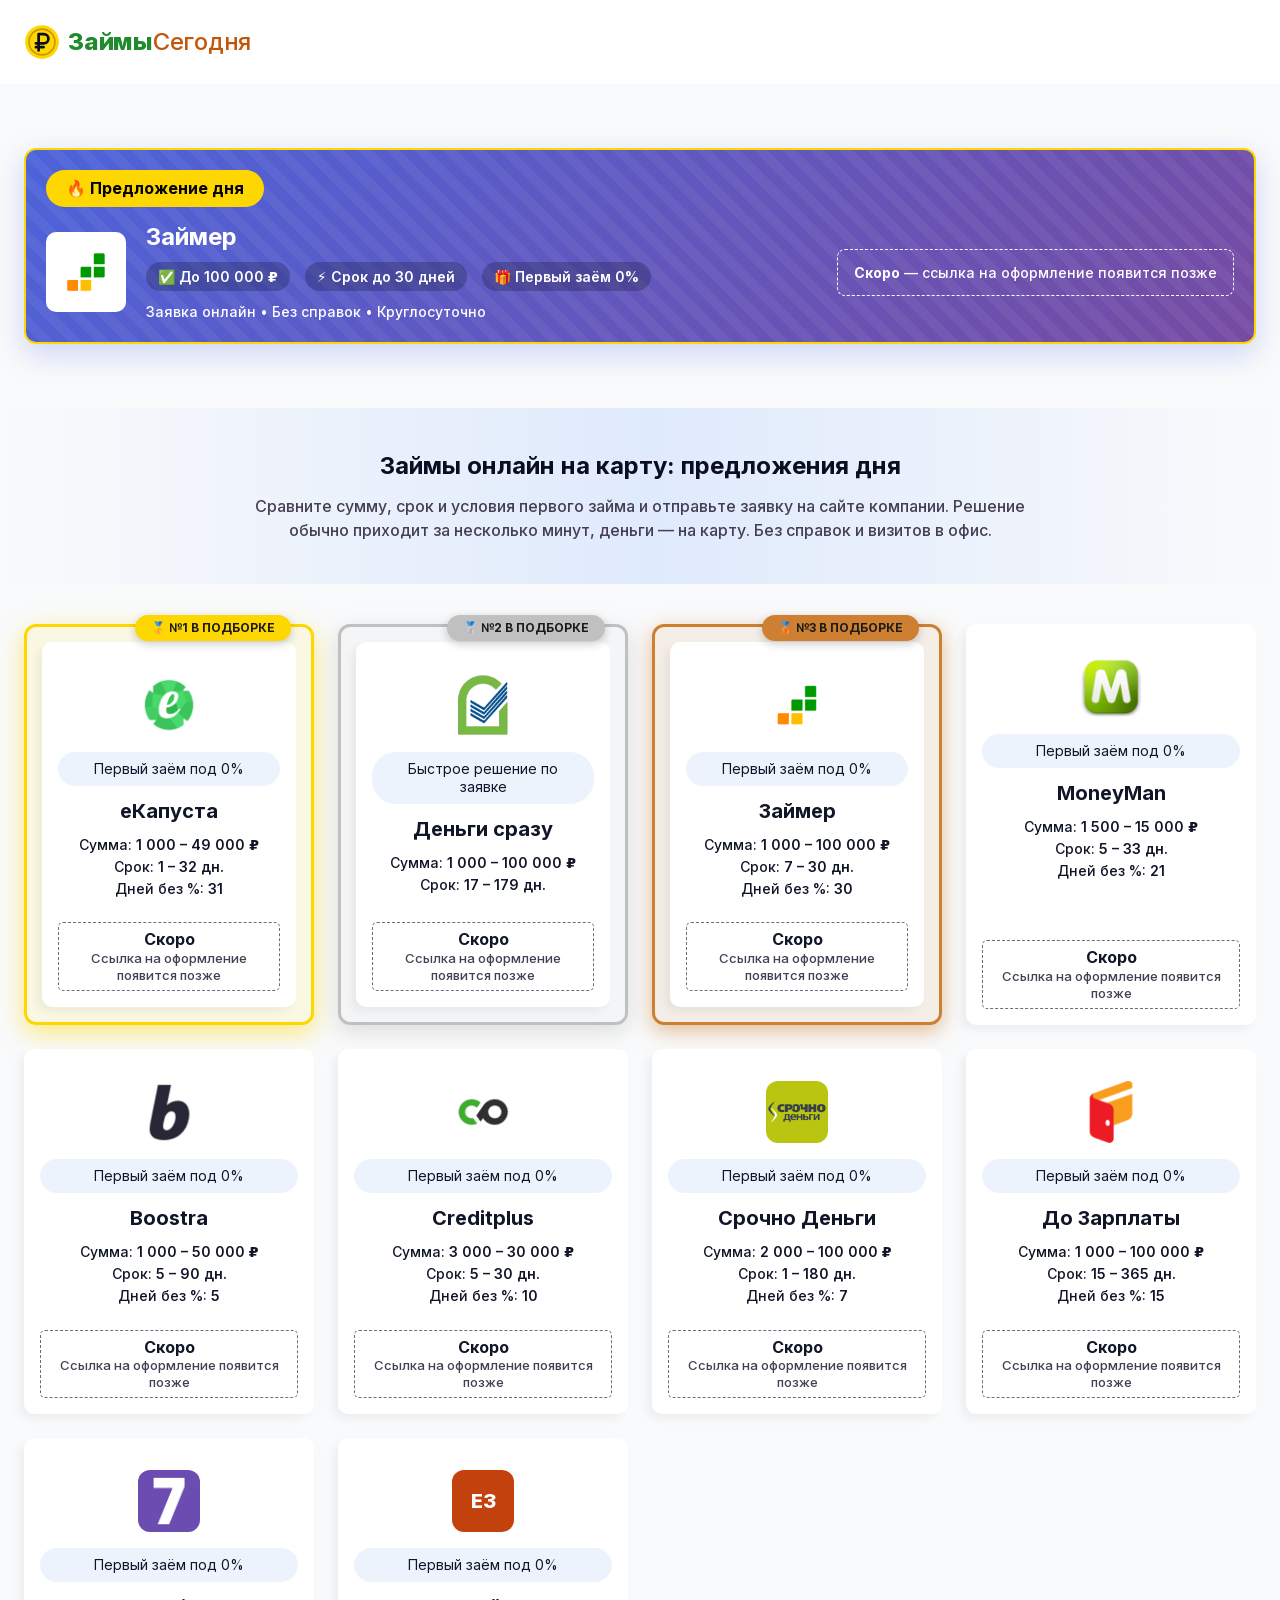
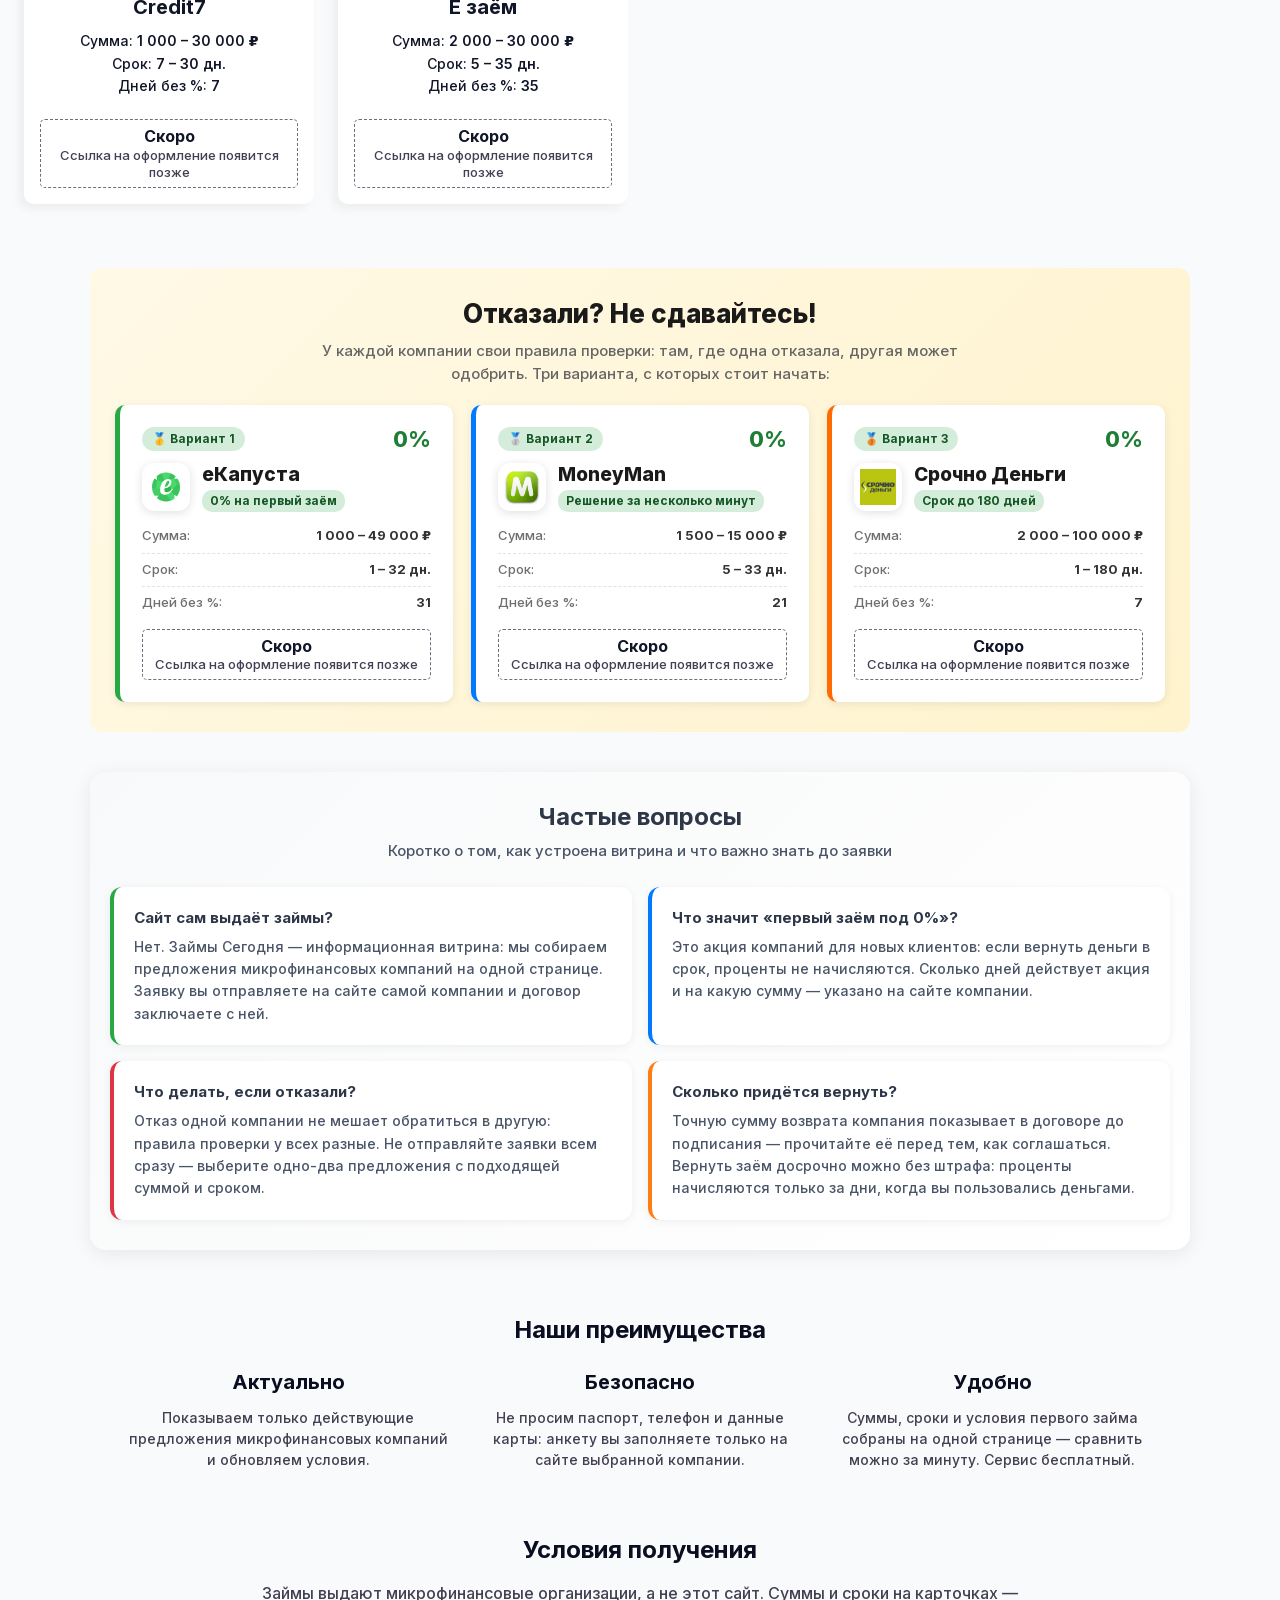
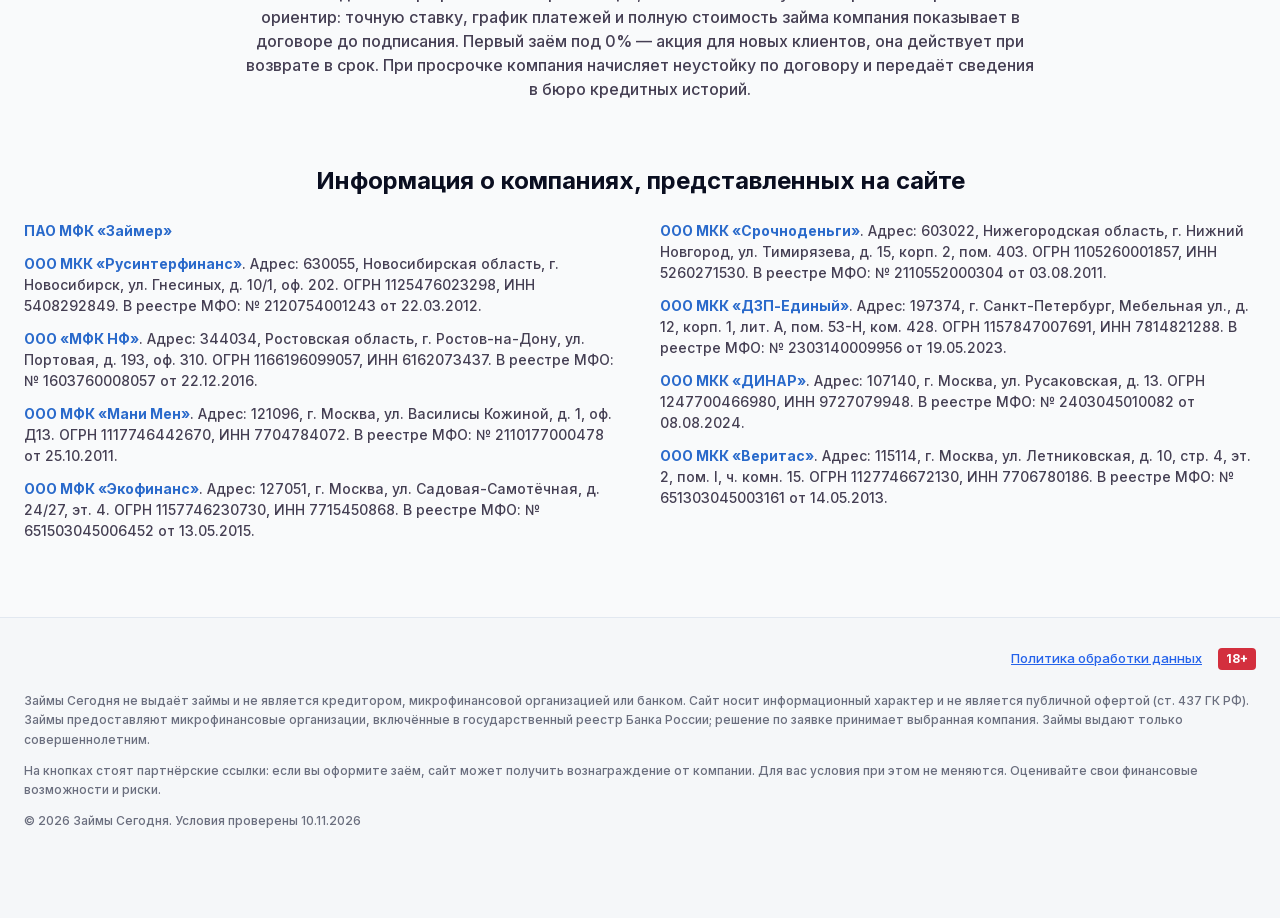
<file: index.html>
<!DOCTYPE html>
<html lang="ru">
<head>
<meta charset="utf-8">
<meta name="robots" content="noindex, nofollow">
<meta name="viewport" content="width=device-width, initial-scale=1">
<title>Займы Сегодня — займы онлайн на карту</title>
<meta name="description" content="Займы Сегодня — витрина микрозаймов: предложения микрофинансовых компаний на одной странице. Сравните сумму, срок и условия первого займа и отправьте заявку на сайте компании.">
<meta name="theme-color" content="#FFFFFF">
<link rel="icon" href="favicon.svg" type="image/svg+xml">
<link rel="preload" href="fonts/inter-cyr.woff2" as="font" type="font/woff2" crossorigin>
<link rel="stylesheet" href="css/style.css?v=20261111011802">
<meta property="og:type" content="website">
<meta property="og:title" content="Займы Сегодня — займы онлайн на карту">
<meta property="og:description" content="Предложения микрофинансовых компаний на одной странице: сумма, срок, условия первого займа.">
<meta property="og:image" content="https://daviddavidso.github.io/zaymy/img/og.jpg">
<meta name="twitter:card" content="summary_large_image">
</head>
<body>

<a class="skip" href="#main">Перейти к предложениям</a>

<header class="head">
  <!-- Видна только в превью (localhost, github.io): на боевом сайте полоски нет. -->
  <p class="demo" id="demo-note" tabindex="-1" hidden>Демо-версия: кнопки «Получить деньги» заработают, когда в панели управления появятся партнёрские ссылки.</p>
  <div class="wrap head__in">
    <a class="brand" id="logo" href="index.html" aria-label="Займы Сегодня — на главную">
      <svg class="brand__mark" viewBox="0 0 32 32" aria-hidden="true" focusable="false"><circle cx="16" cy="16" r="15" fill="#FFD700"/><circle cx="16" cy="16" r="11.5" fill="none" stroke="#C99700" stroke-width="1.5"/><path d="M13 23.5V9h4.6a4.1 4.1 0 0 1 0 8.2H10.6M10.6 20.6h6.8" fill="none" stroke="#0A0E20" stroke-width="2.4" stroke-linecap="round" stroke-linejoin="round"/></svg>
      <span class="brand__word" data-brand-mark><span class="brand__a">Займы</span><span class="brand__b">Сегодня</span></span>
    </a>
  </div>
</header>

<main id="main" tabindex="-1">
  <div class="wrap">

    <noscript><p class="noscript">Предложения на этой странице показывает скрипт. Включите JavaScript в настройках браузера и обновите страницу.</p></noscript>

    <!-- ═══ предложение дня: рисует js/app.js из раздела deal ═══ -->
    <section class="deal" id="deal" aria-labelledby="deal-badge deal-name" hidden></section>

  </div>

  <!-- ═══ каталог: полоса заголовка — во всю ширину окна, как у референса ═══ -->
  <section id="offers" aria-labelledby="offers-title">
    <div class="band">
      <h1 class="band__title" id="offers-title" data-main-title>Займы онлайн на карту: предложения дня</h1>
      <p class="band__text" data-main-lead>Сравните сумму, срок и условия первого займа и отправьте заявку на сайте компании. Решение обычно приходит за несколько минут, деньги — на карту. Без справок и визитов в офис.</p>
    </div>
    <div class="wrap">
      <ul class="cards" id="cards" role="list"></ul>
      <p class="empty" id="cards-empty" hidden>Предложения скоро появятся.</p>
    </div>
  </section>

  <!-- Дополнительные разделы из панели, если клиент их заведёт. -->
  <div id="more"></div>

  <div class="wrap">

    <!-- ═══ если отказали: рисует js/app.js из раздела retry ═══ -->
    <section class="retry" id="retry" aria-labelledby="retry-title" hidden>
      <h2 class="retry__title" id="retry-title">Отказали? Не сдавайтесь!</h2>
      <p class="retry__lead" id="retry-lead"></p>
      <ul class="retry__list" id="retry-list" role="list"></ul>
    </section>

    <!-- ═══ вопросы ═══ -->
    <section class="faq">
      <h2 class="faq__title">Частые вопросы</h2>
      <p class="faq__lead">Коротко о том, как устроена витрина и что важно знать до заявки</p>
      <ul class="faq__list" role="list">
        <li class="faq__item">
          <h3 class="faq__q">Сайт сам выдаёт займы?</h3>
          <p class="faq__a">Нет. <span data-brand>Займы Сегодня</span> — информационная витрина: мы собираем предложения микрофинансовых компаний на одной странице. Заявку вы отправляете на сайте самой компании и договор заключаете с ней.</p>
        </li>
        <li class="faq__item">
          <h3 class="faq__q">Что значит «первый заём под 0%»?</h3>
          <p class="faq__a">Это акция компаний для новых клиентов: если вернуть деньги в срок, проценты не начисляются. Сколько дней действует акция и на какую сумму — указано на сайте компании.</p>
        </li>
        <li class="faq__item">
          <h3 class="faq__q">Что делать, если отказали?</h3>
          <p class="faq__a">Отказ одной компании не мешает обратиться в другую: правила проверки у всех разные. Не отправляйте заявки всем сразу — выберите одно-два предложения с подходящей суммой и сроком.</p>
        </li>
        <li class="faq__item">
          <h3 class="faq__q">Сколько придётся вернуть?</h3>
          <p class="faq__a">Точную сумму возврата компания показывает в договоре до подписания — прочитайте её перед тем, как соглашаться. Вернуть заём досрочно можно без штрафа: проценты начисляются только за дни, когда вы пользовались деньгами.</p>
        </li>
      </ul>
    </section>

    <!-- ═══ преимущества ═══ -->
    <section class="adv">
      <h2 class="h2">Наши преимущества</h2>
      <ul class="adv__list" role="list">
        <li>
          <h3 class="adv__name">Актуально</h3>
          <p class="adv__text">Показываем только действующие предложения микрофинансовых компаний и обновляем условия.</p>
        </li>
        <li>
          <h3 class="adv__name">Безопасно</h3>
          <p class="adv__text">Не просим паспорт, телефон и данные карты: анкету вы заполняете только на сайте выбранной компании.</p>
        </li>
        <li>
          <h3 class="adv__name">Удобно</h3>
          <p class="adv__text">Суммы, сроки и условия первого займа собраны на одной странице — сравнить можно за минуту. Сервис бесплатный.</p>
        </li>
      </ul>
    </section>

    <!-- ═══ условия ═══ -->
    <section class="terms" id="terms">
      <h2 class="h2">Условия получения</h2>
      <p class="terms__text" data-terms>Займы выдают микрофинансовые организации, а не этот сайт. Суммы и сроки на карточках — ориентир: точную ставку, график платежей и полную стоимость займа компания показывает в договоре до подписания.</p>
    </section>

    <!-- ═══ компании: собирает js/app.js из поля «реквизиты» карточек ═══ -->
    <section class="legal" id="companies" hidden>
      <h2 class="h2">Информация о компаниях, представленных на сайте</h2>
      <ul class="legal__list" id="legal-list" role="list"></ul>
    </section>

  </div>
</main>

<footer class="foot">
  <div class="wrap">
    <div class="foot__top">
      <div>
        <p class="foot__name" data-owner hidden></p>
        <p data-email-box hidden><a data-email href="#"></a></p>
      </div>
      <p class="foot__links">
        <a href="privacy.html">Политика обработки данных</a>
        <span class="age">18+</span>
      </p>
    </div>
    <p class="foot__legal"><span data-brand>Займы Сегодня</span> не выдаёт займы и не является кредитором, микрофинансовой организацией или банком. Сайт носит информационный характер и не является публичной офертой (ст. 437 ГК РФ). Займы предоставляют микрофинансовые организации, включённые в государственный реестр Банка России; решение по заявке принимает выбранная компания. Займы выдают только совершеннолетним.</p>
    <p class="foot__legal">На кнопках стоят партнёрские ссылки: если вы оформите заём, сайт может получить вознаграждение от компании. Для вас условия при этом не меняются. Оценивайте свои финансовые возможности и риски.</p>
    <p class="foot__copy">© <span id="year">2026</span> <span data-brand>Займы Сегодня</span><span data-updated-box hidden>. Условия проверены <span data-updated></span></span></p>
  </div>
</footer>

<button class="to-top" id="to-top" type="button" aria-label="Наверх" hidden>
  <svg viewBox="0 0 24 24" aria-hidden="true" focusable="false"><path d="M12 19V5M5 12l7-7 7 7"/></svg>
</button>

<script>if(typeof OFFERS==="undefined"){document.write('<script src="data.js?t='+Date.now()+'"><\/script>');}</script>
<script src="js/app.js?v=20261111011802"></script>
</body>
</html>
</file>
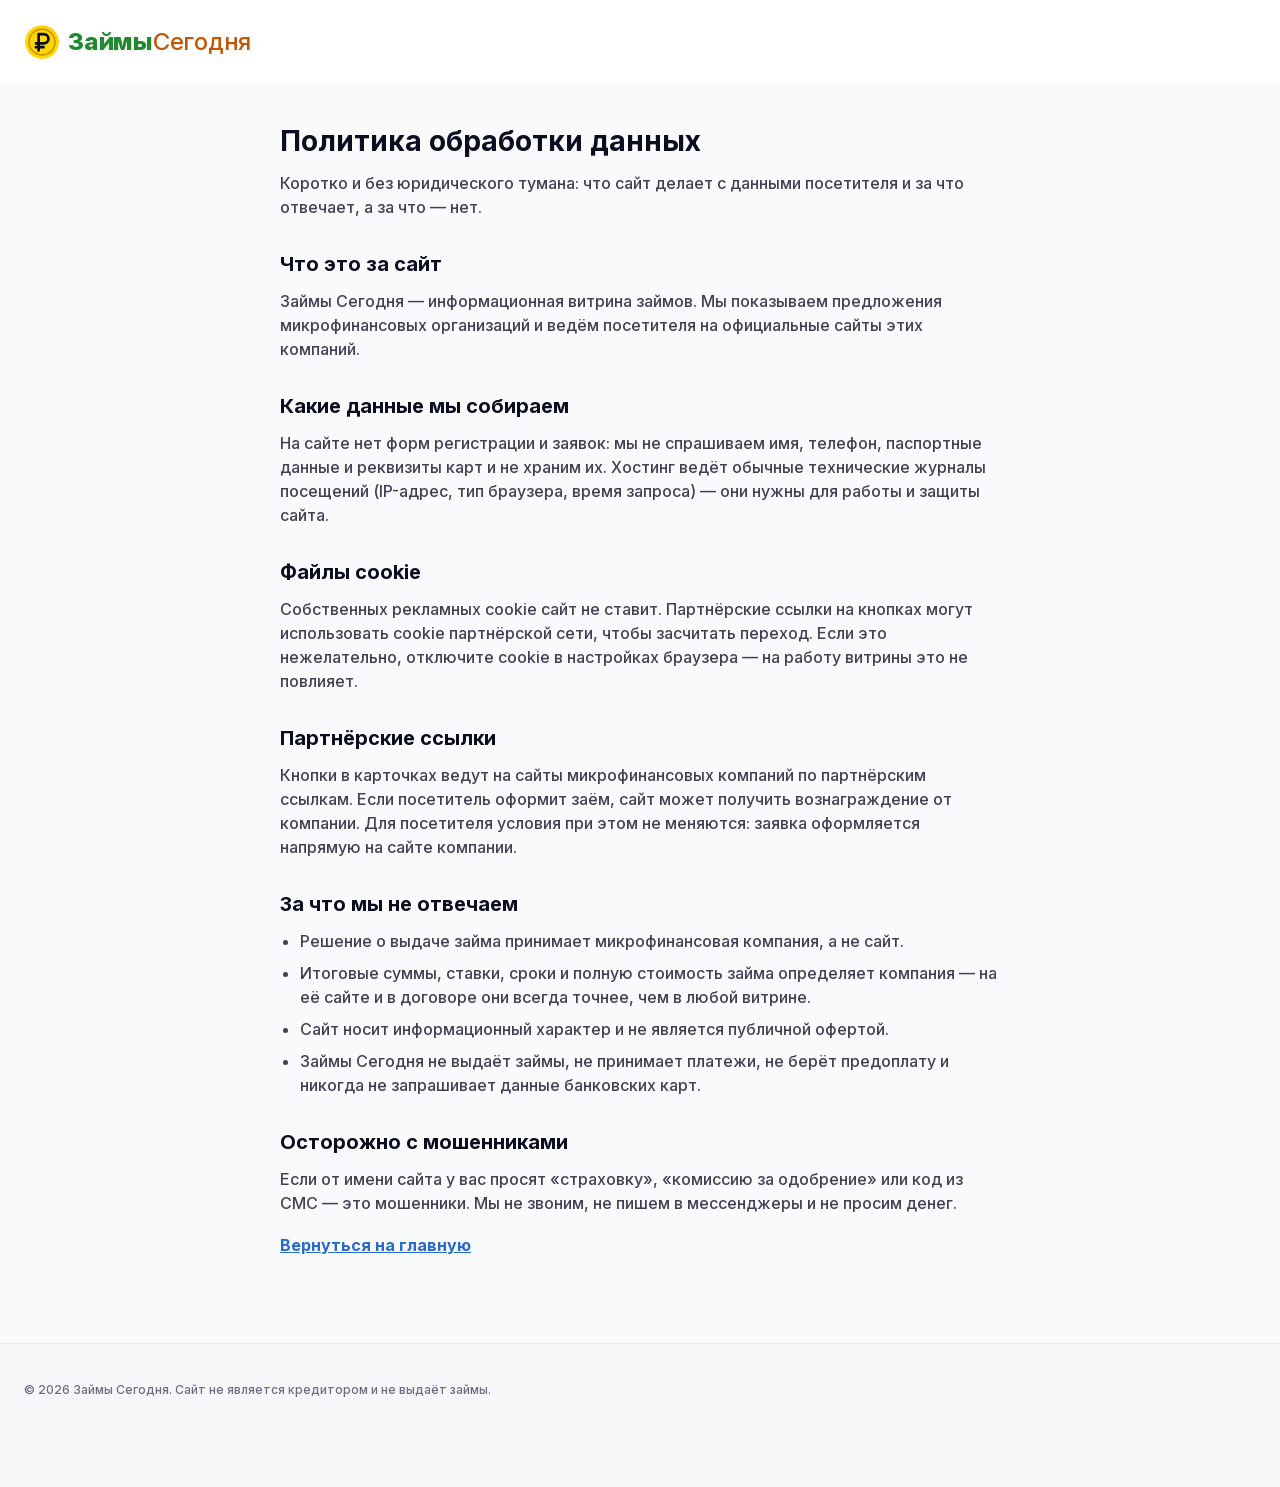
<file: privacy.html>
<!DOCTYPE html>
<html lang="ru">
<head>
<meta charset="utf-8">
<meta name="robots" content="noindex, nofollow">
<meta name="viewport" content="width=device-width, initial-scale=1">
<title>Политика обработки данных — Займы Сегодня</title>
<meta name="description" content="Как сайт работает с данными посетителей: файлы cookie, партнёрские ссылки, отказ от ответственности.">
<meta name="theme-color" content="#FFFFFF">
<link rel="icon" href="favicon.svg" type="image/svg+xml">
<link rel="stylesheet" href="css/style.css?v=20261111011802">
</head>
<body>

<a class="skip" href="#main">К содержимому</a>

<header class="head">
  <div class="wrap head__in">
    <a class="brand" id="logo" href="index.html" aria-label="Займы Сегодня — на главную">
      <svg class="brand__mark" viewBox="0 0 32 32" aria-hidden="true" focusable="false"><circle cx="16" cy="16" r="15" fill="#FFD700"/><circle cx="16" cy="16" r="11.5" fill="none" stroke="#C99700" stroke-width="1.5"/><path d="M13 23.5V9h4.6a4.1 4.1 0 0 1 0 8.2H10.6M10.6 20.6h6.8" fill="none" stroke="#0A0E20" stroke-width="2.4" stroke-linecap="round" stroke-linejoin="round"/></svg>
      <span class="brand__word" data-brand-mark><span class="brand__a">Займы</span><span class="brand__b">Сегодня</span></span>
    </a>
  </div>
</header>

<main id="main" tabindex="-1" class="doc">
  <div class="wrap doc__in">
    <h1>Политика обработки данных</h1>
    <p>Коротко и без юридического тумана: что сайт делает с данными посетителя и за что отвечает, а за что — нет.</p>

    <h2>Что это за сайт</h2>
    <p><span data-brand>Займы Сегодня</span> — информационная витрина займов. Мы показываем предложения микрофинансовых организаций и ведём посетителя на официальные сайты этих компаний.</p>

    <h2>Какие данные мы собираем</h2>
    <p>На сайте нет форм регистрации и заявок: мы не спрашиваем имя, телефон, паспортные данные и реквизиты карт и не храним их. Хостинг ведёт обычные технические журналы посещений (IP-адрес, тип браузера, время запроса) — они нужны для работы и защиты сайта.</p>

    <h2>Файлы cookie</h2>
    <p>Собственных рекламных cookie сайт не ставит. Партнёрские ссылки на кнопках могут использовать cookie партнёрской сети, чтобы засчитать переход. Если это нежелательно, отключите cookie в настройках браузера — на работу витрины это не повлияет.</p>

    <h2>Партнёрские ссылки</h2>
    <p>Кнопки в карточках ведут на сайты микрофинансовых компаний по партнёрским ссылкам. Если посетитель оформит заём, сайт может получить вознаграждение от компании. Для посетителя условия при этом не меняются: заявка оформляется напрямую на сайте компании.</p>

    <h2>За что мы не отвечаем</h2>
    <ul>
      <li>Решение о выдаче займа принимает микрофинансовая компания, а не сайт.</li>
      <li>Итоговые суммы, ставки, сроки и полную стоимость займа определяет компания — на её сайте и в договоре они всегда точнее, чем в любой витрине.</li>
      <li>Сайт носит информационный характер и не является публичной офертой.</li>
      <li><span data-brand>Займы Сегодня</span> не выдаёт займы, не принимает платежи, не берёт предоплату и никогда не запрашивает данные банковских карт.</li>
    </ul>

    <h2>Осторожно с мошенниками</h2>
    <p>Если от имени сайта у вас просят «страховку», «комиссию за одобрение» или код из СМС — это мошенники. Мы не звоним, не пишем в мессенджеры и не просим денег.</p>

    <p class="doc__back"><a href="index.html">Вернуться на главную</a></p>
  </div>
</main>

<footer class="foot">
  <div class="wrap">
    <p class="foot__copy">© <span id="year">2026</span> <span data-brand>Займы Сегодня</span>. Сайт не является кредитором и не выдаёт займы.</p>
  </div>
</footer>

<script>if(typeof OFFERS==="undefined"){document.write('<script src="data.js?t='+Date.now()+'"><\/script>');}</script>
<script src="js/app.js?v=20261111011802"></script>
</body>
</html>
</file>
<file: css/style.css>
/* ═══════════════════════════════════════════════════════════════════════
   ВИТРИНА «ЗАЙМЫ СЕГОДНЯ».

   Внешний вид снят с референса клиента (zaymmgnovenno.credilead.ru):
   светлая страница, фиолетовый баннер «Предложение дня» в золотой рамке,
   белые карточки с синей кнопкой, первые три — золото/серебро/бронза,
   жёлтый блок «Отказали?».

   Что изменено против референса ради контраста (WCAG 2.2 AA, 4,5:1):
     баннер       #667EEA→#764BA2  стал  #4C63DA→#764BA2, чипы — тёмное стекло
                  (белый на полосе 4,65–5,69; на чипе от 6,79);
     медали       белая подпись на золоте давала 1,4:1 — стала #1A1A1A (5,5–12,4);
     кнопки блока «Отказали?»  зелёная #1E8236→#128262 (4,88/4,78),
                  синяя #006FE6→#0056B3 (4,75/7,04), оранжевая #CF3F00→#AD6000 (4,81/4,72);
     подписи      #888888 → #6F6F6F (5,02); названия компаний #649BE9 → #2A6ACB (5,00);
     зелёные «0%» и кнопка «Наверх»  #28A745 → #1E7E34 (5,14).
   Остальные пары референса проходят как есть: текст #453F53 на #F9FAFB — 9,62,
   белый на синей кнопке #3662E3 — 5,23, чёрный на золоте #FFD700 — 14,97.

   Движение: «пульс» плашки — два повтора (4 с) и стоп; полосы баннера
   неподвижны; при «меньше движения» анимаций и плавной прокрутки нет.
   ═══════════════════════════════════════════════════════════════════════ */

@font-face { font-family: 'Inter'; font-style: normal; font-weight: 400 900; font-display: swap;
  src: url(../fonts/inter-cyr.woff2) format('woff2'); unicode-range: U+0301, U+0400-045F, U+0490-0491, U+04B0-04B1, U+2116; }
@font-face { font-family: 'Inter'; font-style: normal; font-weight: 400 900; font-display: swap;
  src: url(../fonts/inter-lat.woff2) format('woff2'); unicode-range: U+0000-00FF, U+0131, U+0152-0153, U+02BB-02BC, U+02C6, U+02DA, U+02DC, U+0304, U+0308, U+0329, U+2000-206F, U+20AC, U+2122, U+2191, U+2193, U+2212, U+2215, U+FEFF, U+FFFD; }

:root {
  --bg:         #F9FAFB;
  --ink:        #453F53;
  --title:      #0A0E20;
  --card:       #FFFFFF;
  --card-ink:   #111528;
  --pill:       #EDF3FD;
  --blue:       #3662E3;
  --blue-hover: #0038DC;
  --gold:       #FFD700;
  --silver:     #C0C0C0;
  --bronze:     #CD7F32;
  --green:      #1E7E34;
  --muted:      #6F6F6F;
  --link:       #2A6ACB;
  --foot-bg:    #F5F7F9;
  --foot-ink:   #4D5163;
  --foot-small: #6A6E7E;
  --radius:     10px;
  --shadow:     -5px 5px 10px rgba(0, 0, 0, .05);
}

*, *::before, *::after { box-sizing: border-box; }
html { -webkit-text-size-adjust: 100%; }
@media (prefers-reduced-motion: no-preference) { html { scroll-behavior: smooth; } }

body {
  margin: 0;
  background: var(--bg);
  color: var(--ink);
  font-family: 'Inter', system-ui, -apple-system, 'Segoe UI', Roboto, Arial, sans-serif;
  font-size: 1rem; font-weight: 500; line-height: 1.5;
  -webkit-font-smoothing: antialiased;
}
h1, h2, h3, p, ul, dl, dd { margin: 0; }
ul { padding: 0; list-style: none; }
img, svg { max-width: 100%; display: block; }
a { color: var(--link); }
/* Свой display у блока не должен перебивать атрибут hidden. */
[hidden] { display: none !important; }

.vh {
  position: absolute; width: 1px; height: 1px; margin: -1px; padding: 0; border: 0;
  overflow: hidden; clip: rect(0 0 0 0); clip-path: inset(50%); white-space: nowrap;
}

/* Кольцо фокуса: тёмное между двух белых — видно и на фиолетовом баннере,
   и на жёлтом блоке, и у синей кнопки. */
:focus-visible {
  outline: 3px solid #0A0E20; outline-offset: 2px;
  box-shadow: 0 0 0 7px #FFFFFF;
}
main:focus { outline: none; box-shadow: none; }

.skip {
  position: absolute; left: .5rem; top: -5rem; z-index: 100;
  padding: .75rem 1rem; border-radius: 8px;
  background: #0A0E20; color: #FFFFFF; font-weight: 700; text-decoration: none;
}
.skip:focus { top: .5rem; }

/* Колонка страницы — те же ширины, что у референса. */
.wrap { width: 100%; max-width: 26.25rem; margin-inline: auto; padding-inline: 1rem; }
@media (min-width: 640px)  { .wrap { max-width: 38rem; padding-inline: 0; } }
@media (min-width: 1280px) { .wrap { max-width: 77rem; } }
@media (min-width: 1366px) { .wrap { max-width: 99.625rem; padding-inline: 1.5rem; } }

/* ── шапка ─────────────────────────────────────────────────────────── */

.head { background: #FFFFFF; }
.head__in { display: flex; justify-content: center; align-items: center; padding-block: 1.25rem; }
@media (min-width: 640px) { .head__in { justify-content: flex-start; } }

.brand {
  display: inline-flex; align-items: center; gap: .5rem;
  min-height: 2.75rem; border-radius: 8px;
  text-decoration: none;
}
.brand__mark { flex: none; width: 2.25rem; height: 2.25rem; }
.brand__word { font-size: 1.5rem; line-height: 1.2; letter-spacing: -.01em; overflow-wrap: anywhere; }
.brand__a { font-weight: 800; color: #1F8A2E; }   /* 4,44:1 — крупный текст и логотип */
.brand__b { font-weight: 500; color: #C2570A; }   /* 4,50:1 */

/* Полоска «это демо»: видна только в превью, см. js/app.js. */
.demo {
  padding: .5rem 1rem;
  background: #0A0E20; color: #FFFFFF;
  font-size: .8125rem; text-align: center;
}
.demo:focus { outline: 3px solid var(--gold); outline-offset: -3px; box-shadow: none; }

.noscript { margin: 1.5rem auto; padding: 1rem; border: 2px solid #0A0E20; border-radius: 8px; text-align: center; }

/* ── «Предложение дня» ─────────────────────────────────────────────── */

.deal {
  position: relative; overflow: hidden;
  margin-top: 2.5rem; padding: 1.25rem;
  border: 2px solid var(--gold); border-radius: 12px;
  background: linear-gradient(135deg, #4C63DA 0%, #764BA2 100%);
  box-shadow: 0 10px 30px rgba(102, 126, 234, .3);
  color: #FFFFFF;
}
@media (min-width: 640px) { .deal { margin-top: 4rem; } }
/* Диагональные полосы стоят на месте: в референсе они ползут бесконечно. */
.deal::before {
  content: ""; position: absolute; inset: 0; pointer-events: none;
  background: repeating-linear-gradient(45deg, transparent, transparent 10px,
              rgba(255, 255, 255, .05) 10px, rgba(255, 255, 255, .05) 20px);
}
.deal > * { position: relative; }

.deal__badge {
  display: inline-block; margin-bottom: .9375rem; padding: .5rem 1.25rem;
  border-radius: 20px; background: var(--gold); color: #000000;
  font-size: 1rem; font-weight: 700; line-height: 1.3;
}
.deal__content { display: flex; flex-wrap: wrap; align-items: center; gap: 1.25rem; }
.deal__logo {
  flex: none; display: grid; place-items: center;
  width: 5rem; height: 5rem; padding: .625rem;
  border-radius: 10px; background: #FFFFFF;
  font-size: 1.5rem; font-weight: 800; line-height: 1;
}
.deal__logo img { width: 100%; height: 100%; object-fit: contain; }
.deal__info { flex: 1; min-width: min(100%, 12.5rem); }
.deal__title { margin-bottom: .625rem; font-size: 1.5rem; font-weight: 700; line-height: 1.25; overflow-wrap: anywhere; }
.deal__chips { display: flex; flex-wrap: wrap; gap: .5rem .9375rem; margin-bottom: .625rem; }
.deal__chips li {
  padding: .3125rem .75rem; border-radius: 15px;
  background: rgba(10, 14, 32, .25);
  font-size: .875rem; font-weight: 600; line-height: 1.4;
}
.deal__text { font-size: .875rem; }
.deal__cta { flex: none; text-align: center; }
.deal__btn {
  display: inline-flex; align-items: center; justify-content: center;
  min-height: 3.25rem; padding: .875rem 1.875rem;
  border: 2px solid transparent; border-radius: 8px;
  background: var(--gold); color: #000000;
  font-size: 1rem; font-weight: 700; line-height: 1.3; text-decoration: none;
  box-shadow: 0 4px 15px rgba(0, 0, 0, .2);
  transition: background-color .3s, box-shadow .3s, transform .3s;
}
.deal__btn:hover { background: #FFED4E; box-shadow: 0 6px 20px rgba(0, 0, 0, .3); }
.deal__hint { margin-top: .5rem; font-size: .75rem; }
.deal__soon { padding: .75rem 1rem; border: 1px dashed #FFFFFF; border-radius: 8px; font-size: .875rem; }

@media (max-width: 768px) {
  .deal__content { flex-direction: column; text-align: center; }
  .deal__info { flex: none; width: 100%; }
  .deal__chips { justify-content: center; }
  .deal__title { font-size: 1.25rem; }
  .deal__cta, .deal__btn { width: 100%; }
}

/* ── заголовок каталога ────────────────────────────────────────────── */

.band {
  margin-top: 2.5rem; padding: 2rem 1rem;
  background: linear-gradient(90deg, #F9FAFB 0%, #DFEAFC 50.96%, #F9FAFB 100%);
  text-align: center;
}
.band__title { max-width: 50.25rem; margin-inline: auto; color: var(--title); font-size: 1.25rem; font-weight: 700; line-height: 1.3; }
.band__text  { max-width: 50.25rem; margin: .75rem auto 0; font-size: .875rem; line-height: 1.6; }
@media (min-width: 640px) {
  .band { margin-top: 4rem; padding: 2.625rem 3rem; }
  .band__title { font-size: 1.5rem; }
  .band__text  { font-size: 1rem; line-height: 1.5; }
}

/* ── сетка карточек ────────────────────────────────────────────────── */

.cards { display: grid; gap: 1.5rem 1rem; margin-top: 1.75rem; }
.cards > li { display: flex; min-width: 0; }
@media (min-width: 640px)  { .cards { grid-template-columns: repeat(2, minmax(0, 1fr)); } }
@media (min-width: 768px)  { .cards { gap: 1.5rem; margin-top: 2.5rem; } }
@media (min-width: 1280px) { .cards { grid-template-columns: repeat(4, minmax(0, 1fr)); } }
@media (min-width: 1366px) { .cards { grid-template-columns: repeat(5, minmax(0, 1fr)); } }

.card { position: relative; display: flex; flex-direction: column; width: 100%; border-radius: var(--radius); }
.card__body {
  flex: 1; display: flex; flex-direction: column; align-items: center;
  padding: 2rem 1rem 1rem;
  border-radius: var(--radius); background: var(--card);
  box-shadow: var(--shadow);
}
/* В разметке заголовок стоит раньше плашек — так его находит навигация по
   заголовкам; на экране порядок как в референсе: логотип, плашка, название. */
.card__logo  { order: 1; display: grid; place-items: center; width: 100%; min-height: 3.875rem; }
.card__logo img { width: 3.875rem; height: 3.875rem; object-fit: contain; border-radius: 12px; }
.card__tile {
  display: grid; place-items: center; width: 3.875rem; height: 3.875rem;
  border-radius: 12px; font-size: 1.25rem; font-weight: 800; line-height: 1;
}
.card__usp {
  order: 2; width: 100%; margin-top: 1rem; padding: .5rem .75rem;
  border-radius: 24px; background: var(--pill); color: var(--card-ink);
  font-size: .875rem; font-weight: 400; line-height: 1.3; text-align: center; overflow-wrap: anywhere;
}
.card__name {
  order: 3; max-width: 100%; margin: .75rem auto;
  color: var(--card-ink); font-size: 1.25rem; font-weight: 700; line-height: 1.3;
  text-align: center; overflow-wrap: anywhere;
}
.card__facts { order: 4; width: 100%; color: var(--card-ink); font-size: .875rem; line-height: 1.3; }
.card__facts div { display: flex; flex-wrap: wrap; justify-content: center; gap: 0 .25rem; text-align: center; }
.card__facts div + div { margin-top: .25rem; }
.card__facts dt::after { content: ":"; }
.card__facts dd { font-weight: 600; }
.card__go { order: 5; width: 100%; margin-top: auto; padding-top: 1.5rem; }

.btn {
  display: flex; align-items: center; justify-content: center;
  width: 100%; min-height: 3rem; padding: .75rem .625rem;
  border: 2px solid transparent; border-radius: 5px;
  background: var(--blue); color: #FFFFFF;
  font-size: 1.125rem; font-weight: 700; line-height: 1.33; text-align: center; text-decoration: none;
  transition: background-color .2s;
}
.btn:hover, .card:hover .btn { background: var(--blue-hover); }
.btn:active { background: #002FB8; }
/* Кликается вся карточка, а ссылка в ней одна. */
.card__cta::after { content: ""; position: absolute; inset: 0; border-radius: 12px; }

.card__soon {
  display: flex; flex-direction: column; align-items: center; justify-content: center;
  min-height: 3rem; padding: .375rem .5rem;
  border: 1px dashed var(--foot-small); border-radius: 5px;
  color: var(--ink); font-size: .8125rem; line-height: 1.3; text-align: center;
}
.card__soon b { color: var(--card-ink); font-size: 1rem; }

/* Золото, серебро, бронза: рамка — украшение, место названо словами в плашке. */
.card--gold, .card--silver, .card--bronze { padding: .9375rem; border: 3px solid; border-radius: 12px; }
.card--gold   { border-color: var(--gold);   background: rgba(255, 215, 0, .1);   box-shadow: 0 8px 25px rgba(255, 215, 0, .5); }
.card--silver { border-color: var(--silver); background: rgba(192, 192, 192, .1); box-shadow: 0 6px 20px rgba(192, 192, 192, .5); }
.card--bronze { border-color: var(--bronze); background: rgba(205, 127, 50, .1);  box-shadow: 0 6px 20px rgba(205, 127, 50, .5); }
.card__medal {
  position: absolute; top: -.75rem; right: 1.25rem; z-index: 2;
  max-width: calc(100% - 2.5rem); padding: .375rem 1rem;
  border-radius: 20px; color: #1A1A1A;
  font-size: .75rem; font-weight: 700; line-height: 1.2; text-transform: uppercase;
  box-shadow: 0 3px 10px rgba(0, 0, 0, .2);
  pointer-events: none;
}
.card--gold   .card__medal { background: var(--gold); }
.card--silver .card__medal { background: var(--silver); }
.card--bronze .card__medal { background: var(--bronze); }

.empty { margin-top: 1.5rem; text-align: center; }

/* ── «Отказали?» ───────────────────────────────────────────────────── */

.retry {
  max-width: 68.75rem; margin: 4rem auto 0; padding: 1.5rem 1rem;
  border-radius: 12px;
  background: linear-gradient(135deg, #FFF9E6 0%, #FFF3CD 100%);
}
@media (min-width: 640px) { .retry { padding: 1.875rem 1.5625rem; } }
.retry__title { color: #1A1A1A; font-size: 1.625rem; font-weight: 800; line-height: 1.25; text-align: center; }
.retry__lead  { max-width: 40rem; margin: .625rem auto 1.25rem; color: #666666; font-size: .9375rem; text-align: center; }
.retry__list  { display: flex; flex-wrap: wrap; justify-content: center; gap: 1.125rem; }
.retry__list > li { flex: 1 1 17.5rem; min-width: min(100%, 15rem); max-width: 21.25rem; display: flex; }

.rcard {
  display: flex; flex-direction: column; width: 100%; padding: 1.375rem;
  border-left: 5px solid; border-radius: 10px;
  background: #FFFFFF; box-shadow: 0 2px 8px rgba(0, 0, 0, .08);
  transition: box-shadow .3s, transform .3s;
}
.rcard:hover { box-shadow: 0 8px 20px rgba(0, 0, 0, .12); }
.rcard--green  { border-left-color: #28A745; }
.rcard--blue   { border-left-color: #007BFF; }
.rcard--orange { border-left-color: #FF6B00; }

.rcard__top { order: -1; display: flex; flex-wrap: wrap; justify-content: space-between; align-items: center; gap: .375rem .5rem; margin-bottom: .75rem; }
.rcard__tag { padding: .25rem .625rem; border-radius: 12px; background: #D4EDDA; color: #155724; font-size: .75rem; font-weight: 700; line-height: 1.3; }
.rcard__big { color: var(--green); font-size: 1.375rem; font-weight: 800; line-height: 1; }
.rcard__head { display: flex; align-items: center; gap: .75rem; margin-bottom: .875rem; }
.rcard__logo {
  flex: none; display: grid; place-items: center; width: 3rem; height: 3rem; padding: .375rem;
  border-radius: 12px; background: #FFFFFF; box-shadow: 0 2px 10px rgba(0, 0, 0, .12);
  overflow: hidden; font-size: 1rem; font-weight: 800; line-height: 1;
}
.rcard__logo img { width: 100%; height: 100%; object-fit: contain; }
.rcard__name { color: #1A1A1A; font-size: 1.1875rem; font-weight: 800; line-height: 1.25; overflow-wrap: anywhere; }
.rcard__usp  { display: inline-block; margin-top: .25rem; padding: .1875rem .5rem; border-radius: 10px; background: #D4EDDA; color: #155724; font-size: .75rem; font-weight: 700; line-height: 1.3; }
.rcard__facts { margin-bottom: 1rem; font-size: .8125rem; }
.rcard__facts div { display: flex; flex-wrap: wrap; justify-content: space-between; gap: 0 .5rem; }
.rcard__facts div + div { margin-top: .4375rem; padding-top: .375rem; border-top: 1px dashed #E2E2E2; }
.rcard__facts dt { color: var(--muted); }
.rcard__facts dt::after { content: ":"; }
.rcard__facts dd { color: #333333; font-weight: 700; }

.rbtn {
  display: flex; align-items: center; justify-content: center; gap: .375rem;
  min-height: 2.875rem; margin-top: auto; padding: .75rem;
  border: 2px solid transparent; border-radius: 8px;
  color: #FFFFFF; font-size: .9375rem; font-weight: 700; line-height: 1.3; text-align: center; text-decoration: none;
  transition: box-shadow .3s, transform .3s;
}
.rcard--green  .rbtn { background: linear-gradient(135deg, #1E8236, #128262); }
.rcard--blue   .rbtn { background: linear-gradient(135deg, #006FE6, #0056B3); }
.rcard--orange .rbtn { background: linear-gradient(135deg, #CF3F00, #AD6000); }
.rcard--green  .rbtn:hover { box-shadow: 0 6px 16px rgba(40, 167, 69, .4); }
.rcard--blue   .rbtn:hover { box-shadow: 0 6px 16px rgba(0, 123, 255, .4); }
.rcard--orange .rbtn:hover { box-shadow: 0 6px 16px rgba(255, 107, 0, .4); }
.rcard__soon { margin-top: auto; }

/* ── вопросы ───────────────────────────────────────────────────────── */

.faq {
  max-width: 68.75rem; margin: 2.5rem auto 0; padding: 1.875rem 1.25rem;
  border-radius: 16px;
  background: linear-gradient(135deg, #F8F9FA 0%, #FFFFFF 100%);
  box-shadow: 0 4px 20px rgba(0, 0, 0, .08);
}
.faq__title { color: #2D3748; font-size: 1.5rem; font-weight: 700; line-height: 1.25; text-align: center; }
.faq__lead  { margin: .5rem 0 1.5rem; color: #4A5568; font-size: .9375rem; text-align: center; }
.faq__list  { display: grid; gap: 1rem; max-width: 50rem; margin-inline: auto; }
@media (min-width: 1280px) { .faq__list { grid-template-columns: 1fr 1fr; max-width: none; } }
.faq__item  { padding: 1.25rem; border-left: 4px solid; border-radius: 12px; background: #FFFFFF; box-shadow: 0 2px 10px rgba(0, 0, 0, .06); }
.faq__item:nth-child(4n+1) { border-left-color: #28A745; }
.faq__item:nth-child(4n+2) { border-left-color: #007BFF; }
.faq__item:nth-child(4n+3) { border-left-color: #DC3545; }
.faq__item:nth-child(4n+4) { border-left-color: #FD7E14; }
.faq__q { margin-bottom: .5rem; color: #2D3748; font-size: .9375rem; font-weight: 700; line-height: 1.4; }
.faq__a { color: #4A5568; font-size: .875rem; line-height: 1.6; }

/* ── преимущества, условия, компании ───────────────────────────────── */

.h2 { color: var(--title); font-size: 1.25rem; font-weight: 700; line-height: 1.3; text-align: center; }
@media (min-width: 640px) { .h2 { font-size: 1.5rem; } }

.adv, .terms, .legal { margin-top: 4rem; }
/* Колонки не доходят до края: справа внизу висит круглая кнопка «Наверх». */
.adv__list { display: grid; gap: 2rem; max-width: 64rem; margin: 1.5rem auto 0; text-align: center; }
@media (min-width: 1280px) { .adv__list { grid-template-columns: repeat(3, 1fr); } }
.adv__name { color: var(--title); font-size: 1.25rem; font-weight: 700; line-height: 1.3; }
.adv__text { max-width: 22rem; margin: .75rem auto 0; font-size: .875rem; }

.terms__text { max-width: 50rem; margin: 1rem auto 0; text-align: center; }

.legal__list { margin-top: 1.5rem; font-size: .875rem; overflow-wrap: anywhere; }
.legal__list li { break-inside: avoid; padding-bottom: .75rem; }
@media (min-width: 1280px) { .legal__list { columns: 2; column-gap: 2.5rem; } }
.legal__list b { color: var(--link); font-weight: 700; }

/* ── подвал ────────────────────────────────────────────────────────── */

/* Нижний отступ — чтобы круглая кнопка «Наверх» не закрывала последние строки. */
.foot {
  margin-top: 4rem; padding: 1.5rem 0 5.5rem;
  border-top: 1px solid #E2E8F0; background: var(--foot-bg);
  color: var(--foot-ink); font-size: .8125rem; line-height: 1.6;
}
.foot__top { display: flex; flex-wrap: wrap; justify-content: space-between; align-items: flex-start; gap: .75rem 2rem; margin-bottom: 1rem; }
.foot__name { color: var(--title); font-weight: 700; overflow-wrap: anywhere; }
.foot__links { display: flex; flex-wrap: wrap; align-items: center; gap: .25rem 1rem; }
.foot a { display: inline-block; padding-block: .375rem; color: #2563EB; overflow-wrap: anywhere; }
.age { display: inline-block; padding: .125rem .5rem; border-radius: 4px; background: #D32F3E; color: #FFFFFF; font-size: .75rem; font-weight: 700; line-height: 1.5; }
.foot__legal, .foot__copy { color: var(--foot-small); font-size: .75rem; }
.foot__legal + .foot__legal, .foot__copy { margin-top: .75rem; }

/* ── «Наверх» ──────────────────────────────────────────────────────── */

.to-top {
  position: fixed; right: 1.25rem; bottom: 1.25rem; z-index: 50;
  display: grid; place-items: center; width: 3.125rem; height: 3.125rem; padding: 0;
  border: 2px solid #FFFFFF; border-radius: 50%;
  background: var(--green); color: #FFFFFF; cursor: pointer;
  box-shadow: 0 4px 12px rgba(0, 0, 0, .3);
  transition: background-color .3s, transform .3s;
}
.to-top:hover { background: #17692B; }
.to-top svg { width: 1.5rem; height: 1.5rem; fill: none; stroke: currentColor; stroke-width: 2.6; stroke-linecap: round; stroke-linejoin: round; }

/* ── страница документа ────────────────────────────────────────────── */

.doc { padding-block: 2.5rem 1rem; }
.doc__in { max-width: 45rem; }
.doc h1 { color: var(--title); font-size: 1.75rem; line-height: 1.25; }
.doc h2 { margin-top: 2rem; color: var(--title); font-size: 1.25rem; line-height: 1.3; }
.doc p  { margin-top: .75rem; }
.doc ul { margin-top: .75rem; padding-left: 1.25rem; list-style: disc; }
.doc li + li { margin-top: .5rem; }
.doc__back a { display: inline-block; padding-block: .375rem; font-weight: 700; }

/* ── движение ──────────────────────────────────────────────────────── */

@media (prefers-reduced-motion: no-preference) {
  /* Два «вдоха» плашки и стоп: бесконечный пульс референса мешает читать. */
  .deal__badge { animation: pulse 2s ease-in-out 2; }
  @keyframes pulse { 0%, 100% { transform: scale(1); } 50% { transform: scale(1.05); } }
}
@media (hover: hover) and (prefers-reduced-motion: no-preference) {
  .deal__btn:hover { transform: translateY(-2px); }
  .rcard:hover { transform: translateY(-5px); }
  .rbtn:hover { transform: translateY(-3px); }
  .to-top:hover { transform: scale(1.1); }
  .card--gold, .card--silver, .card--bronze { transition: transform .3s; }
  .card--gold:hover, .card--silver:hover, .card--bronze:hover { transform: scale(1.03); }
}
</file>
